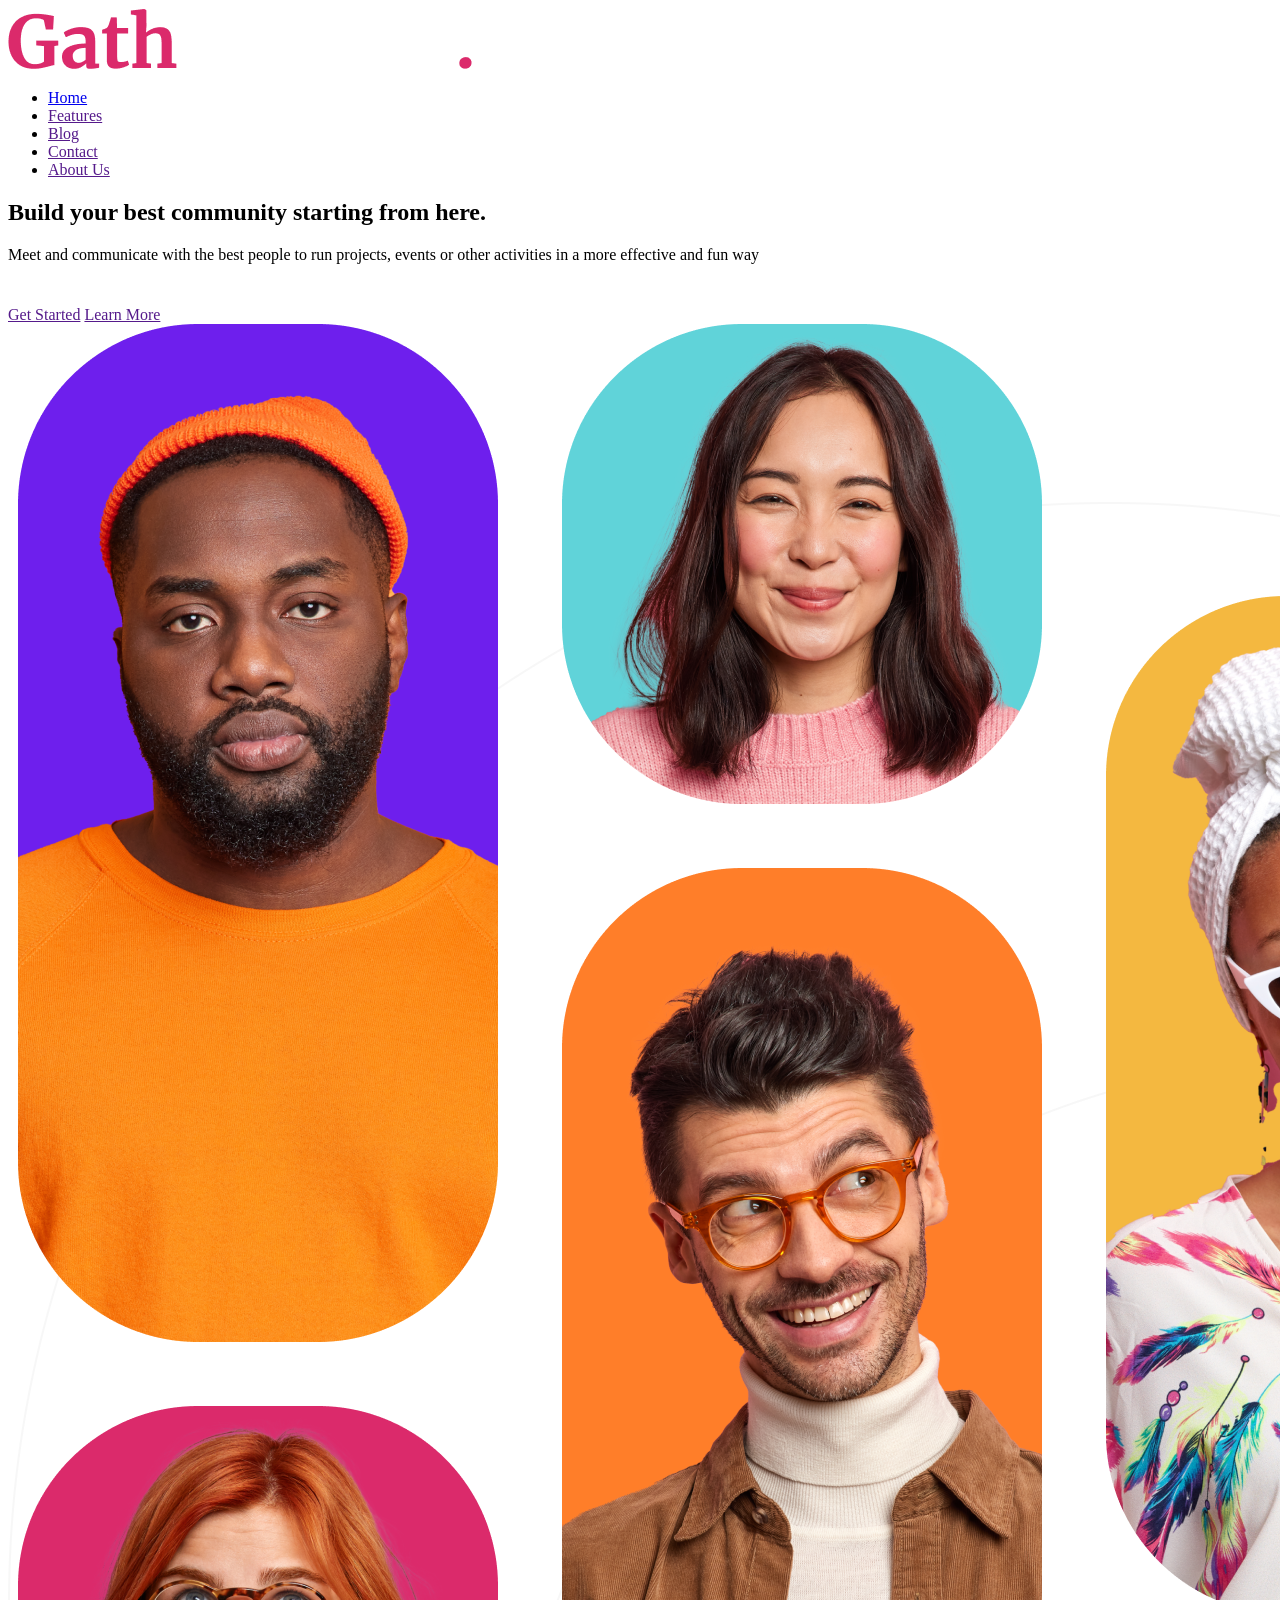
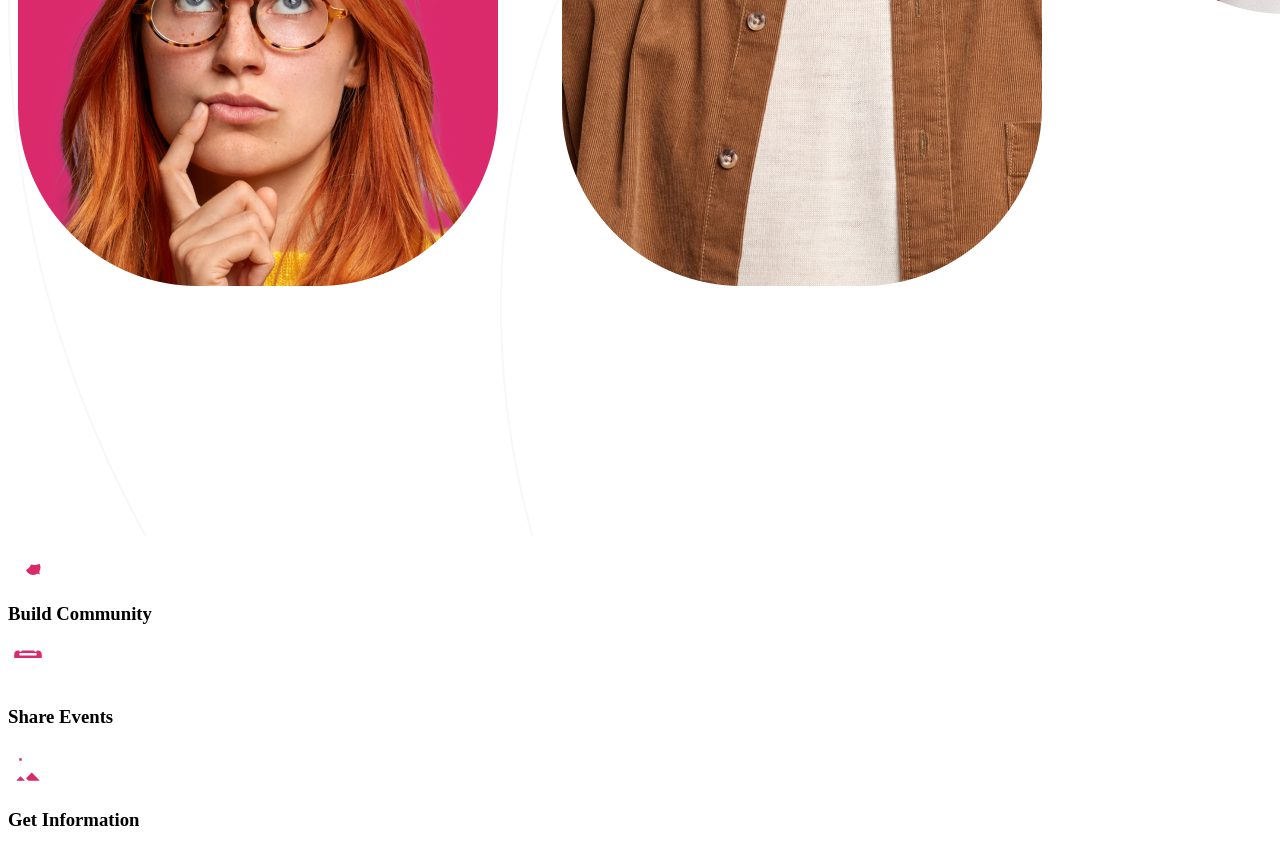
<file: index.html>
<!doctype html>
<html lang="es">
  <head>
    <meta charset="UTF-8" />
    <meta name="viewport" content="width=device-width, initial-scale=1.0" />
    <link rel="preconnect" href="https://fonts.googleapis.com">
    <link rel="preconnect" href="https://fonts.gstatic.com" crossorigin>
    <link href="https://fonts.googleapis.com/css2?family=Merriweather:ital,opsz,wght@0,18..144,700;1,18..144,700&family=Poppins:wght@400;500;600;700&display=swap" rel="stylesheet">
    <title>Proyecto 10 - GathSession.</title>
  </head>
  <body>
    <div class="container">
      <header>
        <div class="container">
          <a href="">
            <img src="./img/logo_gathsession.png" alt="Logotipo de la compañía" srcset="./img/logo_gathsession@2x.png">
          </a>
          <nav>
            <ul>
              <li><a href="#">Home</a></li>
              <li><a href="">Features</a></li>
              <li><a href="">Blog</a></li>
              <li><a href="">Contact</a></li>
              <li><a href="">About Us</a></li>
            </ul>
          </nav>
        </div>
      </header>

      <main>
        <section class="hero content">
          <div class="container">
            <div class="hero__content">
              <h1 class="hero__title">Build your best community starting from here.</h1>
              <p class="hero__subtitle">
                Meet and communicate with the best people to run projects, events or other activities in a more effective and fun way
              </p>
              <div class="hero__buttons">
                <a class="btn" href="">Get Started</a>
                <a href="">Learn More<img src="./img/icon_arrow.svg" alt=""></a>
              </div>            
            </div>
        </section>

        <section class="hero img">
          <div class="container">
            <div class="hero__img">
              <img src="./img/bg_image.png" alt="Hero image" srcset="./img/bg_image@2x.png">
            </div>
          </div>
        </section>

        <section class="activities">
          <div class="container">
            <article>
              <img src="./img/icon_messages.svg" alt="">
              <h3>Build Community</h3>
            </article>
            <article>
              <img src="./img/icon_calendar.svg" alt="">
              <h3>Share Events</h3>
            </article>
            <article>
              <img src="./img/icon_form.svg" alt="">
              <h3>Get Information</h3>
            </article>
          </div>
        </section>      
      </main>
    </div>

    <script type="module" src="/main.js"></script>
  </body>
</html>
</file>
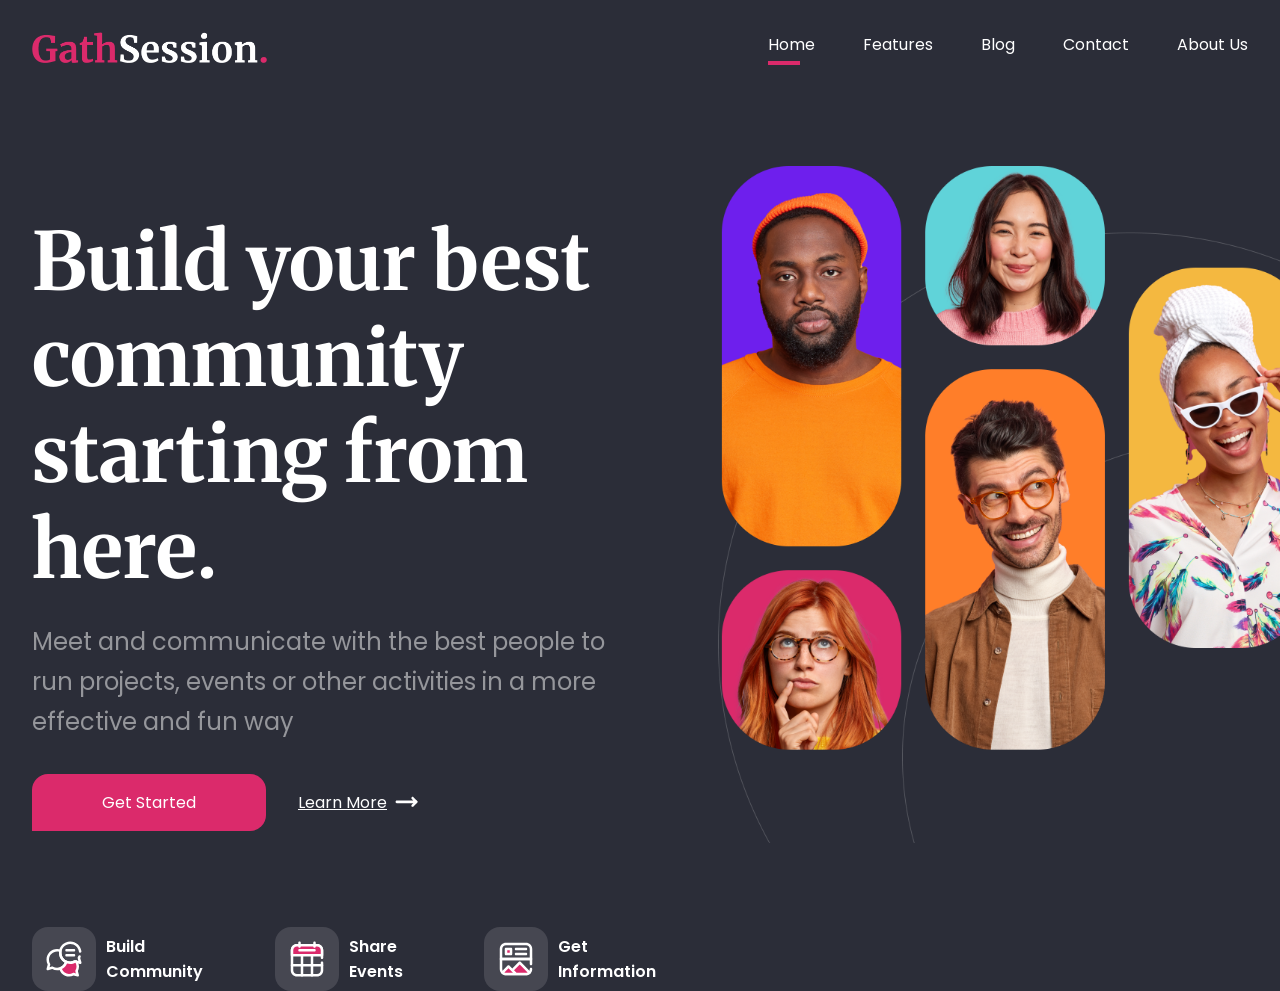
<file: docs/index.html>
<!doctype html>
<html lang="es">
  <head>
    <meta charset="UTF-8" />
    <meta name="viewport" content="width=device-width, initial-scale=1.0" />
    <link rel="preconnect" href="https://fonts.googleapis.com">
    <link rel="preconnect" href="https://fonts.gstatic.com" crossorigin>
    <link href="https://fonts.googleapis.com/css2?family=Merriweather:ital,opsz,wght@0,18..144,700;1,18..144,700&family=Poppins:wght@400;500;600;700&display=swap" rel="stylesheet">
    <title>Proyecto 10 - GathSession.</title>
    <script type="module" crossorigin src="./assets/index-bZ8kruqj.js"></script>
    <link rel="stylesheet" crossorigin href="./assets/index-i-SmvnXP.css">
  </head>
  <body>
    <div class="container">
      <header>
        <div class="container">
          <a href="">
            <img src="[data-uri]" alt="Logotipo de la compañía" srcset="./assets/logo_gathsession@2x-DazuIx8Z.png">
          </a>
          <nav>
            <ul>
              <li><a href="#">Home</a></li>
              <li><a href="">Features</a></li>
              <li><a href="">Blog</a></li>
              <li><a href="">Contact</a></li>
              <li><a href="">About Us</a></li>
            </ul>
          </nav>
        </div>
      </header>

      <main>
        <section class="hero content">
          <div class="container">
            <div class="hero__content">
              <h1 class="hero__title">Build your best community starting from here.</h1>
              <p class="hero__subtitle">
                Meet and communicate with the best people to run projects, events or other activities in a more effective and fun way
              </p>
              <div class="hero__buttons">
                <a class="btn" href="">Get Started</a>
                <a href="">Learn More<img src="data:image/svg+xml,%3csvg%20width='40'%20height='40'%20viewBox='0%200%2040%2040'%20fill='none'%20xmlns='http://www.w3.org/2000/svg'%3e%3cpath%20d='M8.75004%2019.3548C8.75004%2019.0126%208.88173%2018.6844%209.11616%2018.4424C9.35058%2018.2004%209.66852%2018.0645%2010%2018.0645L26.9875%2018.0645L25.3625%2016.4C25.1272%2016.157%2024.9949%2015.8275%2024.9949%2015.4838C24.9949%2015.1402%2025.1272%2014.8107%2025.3625%2014.5677C25.5979%2014.3247%2025.9172%2014.1882%2026.25%2014.1882C26.5829%2014.1882%2026.9022%2014.3247%2027.1375%2014.5677L30.8875%2018.4387C31.061%2018.6201%2031.1785%2018.8506%2031.2252%2019.1009C31.2719%2019.3512%2031.2458%2019.6102%2031.15%2019.8451C31.0563%2020.0808%2030.897%2020.2825%2030.6924%2020.4249C30.4877%2020.5672%2030.2468%2020.6439%2030%2020.6451L10%2020.6451C9.66852%2020.6451%209.35058%2020.5092%209.11616%2020.2672C8.88173%2020.0252%208.75004%2019.697%208.75004%2019.3548Z'%20fill='white'/%3e%3cpath%20d='M25%2023.2258C24.9991%2023.056%2025.0306%2022.8876%2025.0928%2022.7304C25.155%2022.5732%2025.2467%2022.4302%2025.3625%2022.3097L29.1125%2018.4387C29.3479%2018.1957%2029.6671%2018.0592%2030%2018.0592C30.1648%2018.0592%2030.328%2018.0927%2030.4803%2018.1578C30.6326%2018.223%2030.771%2018.3184%2030.8875%2018.4387C31.0041%2018.559%2031.0965%2018.7018%2031.1596%2018.859C31.2227%2019.0162%2031.2551%2019.1847%2031.2551%2019.3548C31.2551%2019.6984%2031.1229%2020.028%2030.8875%2020.271L27.1375%2024.1419C27.0213%2024.2629%2026.8831%2024.3589%2026.7307%2024.4244C26.5784%2024.4899%2026.415%2024.5236%2026.25%2024.5236C26.085%2024.5236%2025.9216%2024.4899%2025.7693%2024.4244C25.617%2024.3589%2025.4787%2024.2629%2025.3625%2024.1419C25.2467%2024.0213%2025.155%2023.8784%2025.0928%2023.7212C25.0306%2023.5639%2024.9991%2023.3956%2025%2023.2258Z'%20fill='white'/%3e%3c/svg%3e" alt=""></a>
              </div>            
            </div>
        </section>

        <section class="hero img">
          <div class="container">
            <div class="hero__img">
              <img src="./assets/bg_image-DS7e5M-O.png" alt="Hero image" srcset="./assets/bg_image@2x-8OHYzAS-.png">
            </div>
          </div>
        </section>

        <section class="activities">
          <div class="container">
            <article>
              <img src="./assets/icon_messages-n5K2Zehs.svg" alt="">
              <h3>Build Community</h3>
            </article>
            <article>
              <img src="data:image/svg+xml,%3csvg%20width='40'%20height='40'%20viewBox='0%200%2040%2040'%20fill='none'%20xmlns='http://www.w3.org/2000/svg'%3e%3cg%20clip-path='url(%23clip0_3235_657)'%3e%3cpath%20fill-rule='evenodd'%20clip-rule='evenodd'%20d='M36.25%2018.75V11.25C36.25%209.5925%2035.5913%208.0025%2034.4194%206.83063C33.2475%205.65875%2031.6575%205%2030%205C24.4513%205%2015.5487%205%2010%205C8.3425%205%206.75249%205.65875%205.58062%206.83063C4.40874%208.0025%203.75%209.5925%203.75%2011.25C3.75%2016.7987%203.75%2025.7013%203.75%2031.25C3.75%2032.9075%204.40874%2034.4975%205.58062%2035.6694C6.75249%2036.8413%208.3425%2037.5%2010%2037.5C15.5487%2037.5%2024.4513%2037.5%2030%2037.5C31.6575%2037.5%2033.2475%2036.8413%2034.4194%2035.6694C35.5913%2034.4975%2036.25%2032.9075%2036.25%2031.25C36.25%2030.85%2036.25%2024.1825%2036.25%2023.75C36.25%2023.06%2035.69%2022.5%2035%2022.5C34.31%2022.5%2033.75%2023.06%2033.75%2023.75V31.25C33.75%2032.2444%2033.355%2033.1981%2032.6519%2033.9019C31.9481%2034.605%2030.9944%2035%2030%2035C24.4513%2035%2015.5487%2035%2010%2035C9.00563%2035%208.05187%2034.605%207.34812%2033.9019C6.64499%2033.1981%206.25%2032.2444%206.25%2031.25C6.25%2025.7013%206.25%2016.7987%206.25%2011.25C6.25%2010.2556%206.64499%209.30188%207.34812%208.59813C8.05187%207.895%209.00563%207.5%2010%207.5C15.5487%207.5%2024.4513%207.5%2030%207.5C30.9944%207.5%2031.9481%207.895%2032.6519%208.59813C33.355%209.30188%2033.75%2010.2556%2033.75%2011.25C33.75%2015.3269%2033.75%2013.7131%2033.75%2018.75C33.75%2019.44%2034.31%2020%2035%2020C35.69%2020%2036.25%2019.44%2036.25%2018.75Z'%20fill='white'/%3e%3cpath%20fill-rule='evenodd'%20clip-rule='evenodd'%20d='M35%2011.2492C35%209.92319%2034.4731%208.65133%2033.5356%207.71363C32.5981%206.77614%2031.3263%206.24927%2030%206.24927C24.4513%206.24927%2015.5487%206.24927%2010%206.24927C8.67375%206.24927%207.40187%206.77614%206.46437%207.71363C5.52687%208.65133%205%209.92319%205%2011.2492C5%2013.7492%205%2016.2492%205%2016.2492H35V11.2492Z'%20fill='%23DB2A6B'/%3e%3cpath%20fill-rule='evenodd'%20clip-rule='evenodd'%20d='M36.25%2011.2492C36.25%209.59154%2035.5913%208.00198%2034.4194%206.82991C33.2475%205.65783%2031.6575%204.9993%2030%204.9993C24.4513%204.9993%2015.5487%204.9993%2010%204.9993C8.3425%204.9993%206.75249%205.65783%205.58062%206.82991C4.40874%208.00198%203.75%209.59154%203.75%2011.2492C3.75%2013.7492%203.75%2016.2492%203.75%2016.2492C3.75%2016.9396%204.30937%2017.4992%205%2017.4992H35C35.6906%2017.4992%2036.25%2016.9396%2036.25%2016.2492V11.2492ZM33.75%2014.9992V11.2492C33.75%2010.2547%2033.355%209.30092%2032.6519%208.5976C31.9481%207.89427%2030.9944%207.49927%2030%207.49927C24.4513%207.49927%2015.5487%207.49927%2010%207.49927C9.00563%207.49927%208.05187%207.89427%207.34812%208.5976C6.64499%209.30092%206.25%2010.2547%206.25%2011.2492V14.9992H33.75Z'%20fill='white'/%3e%3cpath%20fill-rule='evenodd'%20clip-rule='evenodd'%20d='M12.5009%2012.5H27.501C28.191%2012.5%2028.7512%2011.94%2028.7512%2011.25C28.7512%2010.56%2028.191%2010%2027.501%2010H12.5009C11.8109%2010%2011.2507%2010.56%2011.2507%2011.25C11.2507%2011.94%2011.8109%2012.5%2012.5009%2012.5Z'%20fill='white'/%3e%3cpath%20fill-rule='evenodd'%20clip-rule='evenodd'%20d='M13.75%2016.25V36.25C13.75%2036.94%2014.31%2037.5%2015%2037.5C15.69%2037.5%2016.25%2036.94%2016.25%2036.25V16.25C16.25%2015.56%2015.69%2015%2015%2015C14.31%2015%2013.75%2015.56%2013.75%2016.25Z'%20fill='white'/%3e%3cpath%20fill-rule='evenodd'%20clip-rule='evenodd'%20d='M23.75%2016.25V36.25C23.75%2036.94%2024.31%2037.5%2025%2037.5C25.69%2037.5%2026.25%2036.94%2026.25%2036.25V16.25C26.25%2015.56%2025.69%2015%2025%2015C24.31%2015%2023.75%2015.56%2023.75%2016.25Z'%20fill='white'/%3e%3cpath%20fill-rule='evenodd'%20clip-rule='evenodd'%20d='M35%2025H5C4.31%2025%203.75031%2025.56%203.75031%2026.25C3.75031%2026.94%204.31%2027.5%205%2027.5H35C35.69%2027.5%2036.2497%2026.94%2036.2497%2026.25C36.2497%2025.56%2035.69%2025%2035%2025Z'%20fill='white'/%3e%3cpath%20fill-rule='evenodd'%20clip-rule='evenodd'%20d='M13.75%207.49999V3.74999C13.75%203.05999%2013.19%202.50031%2012.5%202.50031C11.81%202.50031%2011.25%203.05999%2011.25%203.74999V7.49999C11.25%208.18999%2011.81%208.74967%2012.5%208.74967C13.19%208.74967%2013.75%208.18999%2013.75%207.49999Z'%20fill='white'/%3e%3cpath%20fill-rule='evenodd'%20clip-rule='evenodd'%20d='M28.75%207.49999V3.74999C28.75%203.05999%2028.19%202.50031%2027.5%202.50031C26.81%202.50031%2026.25%203.05999%2026.25%203.74999V7.49999C26.25%208.18999%2026.81%208.74967%2027.5%208.74967C28.19%208.74967%2028.75%208.18999%2028.75%207.49999Z'%20fill='white'/%3e%3c/g%3e%3cdefs%3e%3cclipPath%20id='clip0_3235_657'%3e%3crect%20width='40'%20height='40'%20fill='white'/%3e%3c/clipPath%3e%3c/defs%3e%3c/svg%3e" alt="">
              <h3>Share Events</h3>
            </article>
            <article>
              <img src="data:image/svg+xml,%3csvg%20width='40'%20height='40'%20viewBox='0%200%2040%2040'%20fill='none'%20xmlns='http://www.w3.org/2000/svg'%3e%3cg%20clip-path='url(%23clip0_3235_672)'%3e%3cpath%20fill-rule='evenodd'%20clip-rule='evenodd'%20d='M36.25%2010C36.25%208.3425%2035.5912%206.75281%2034.4194%205.58063C33.2475%204.40844%2031.6575%203.75%2030%203.75C24.4513%203.75%2015.5487%203.75%2010%203.75C8.3425%203.75%206.7525%204.40844%205.58062%205.58063C4.40875%206.75281%203.75%208.3425%203.75%2010C3.75%2014.3628%203.75%2020%203.75%2020C3.75%2020.6903%204.30937%2021.25%205%2021.25H35C35.6906%2021.25%2036.25%2020.6903%2036.25%2020V10ZM33.75%2018.75V10C33.75%209.00531%2033.355%208.05156%2032.6519%207.34844C31.9481%206.645%2030.9944%206.25%2030%206.25C24.4513%206.25%2015.5487%206.25%2010%206.25C9.00563%206.25%208.05188%206.645%207.34812%207.34844C6.645%208.05156%206.25%209.00531%206.25%2010V18.75H33.75Z'%20fill='white'/%3e%3cpath%20fill-rule='evenodd'%20clip-rule='evenodd'%20d='M6.25%2021.25V30C6.25%2030.9947%206.645%2031.9484%207.34812%2032.6516C8.05188%2033.355%209.00563%2033.75%2010%2033.75C15.5487%2033.75%2024.4513%2033.75%2030%2033.75C30.9944%2033.75%2031.9481%2033.355%2032.6519%2032.6516C33.355%2031.9484%2033.75%2030.9947%2033.75%2030C33.75%2029.31%2034.31%2028.75%2035%2028.75C35.69%2028.75%2036.25%2029.31%2036.25%2030C36.25%2031.6575%2035.5912%2033.2472%2034.4194%2034.4194C33.2475%2035.5916%2031.6575%2036.25%2030%2036.25C24.4513%2036.25%2015.5487%2036.25%2010%2036.25C8.3425%2036.25%206.7525%2035.5916%205.58062%2034.4194C4.40875%2033.2472%203.75%2031.6575%203.75%2030V20C3.75%2019.3097%204.30937%2018.75%205%2018.75H35C35.6906%2018.75%2036.25%2019.3097%2036.25%2020C36.25%2020%2036.25%2022.2462%2036.25%2025C36.25%2025.69%2035.69%2026.25%2035%2026.25C34.31%2026.25%2033.75%2025.69%2033.75%2025V21.25H6.25Z'%20fill='white'/%3e%3cpath%20d='M15%2010H10V15H15V10Z'%20fill='%23DB2A6B'/%3e%3cpath%20fill-rule='evenodd'%20clip-rule='evenodd'%20d='M16.25%2010C16.25%209.30937%2015.6906%208.75%2015%208.75H10C9.30937%208.75%208.75%209.30937%208.75%2010V15C8.75%2015.6906%209.30937%2016.25%2010%2016.25H15C15.6906%2016.25%2016.25%2015.6906%2016.25%2015V10ZM11.25%2011.25V13.75H13.75V11.25H11.25Z'%20fill='white'/%3e%3cpath%20fill-rule='evenodd'%20clip-rule='evenodd'%20d='M20%2011.25H30.0001C30.6901%2011.25%2031.2501%2010.69%2031.2501%2010C31.2501%209.31%2030.6901%208.75%2030.0001%208.75H20C19.31%208.75%2018.75%209.31%2018.75%2010C18.75%2010.69%2019.31%2011.25%2020%2011.25Z'%20fill='white'/%3e%3cpath%20fill-rule='evenodd'%20clip-rule='evenodd'%20d='M20%2016.25H30.0001C30.6901%2016.25%2031.2501%2015.69%2031.2501%2015C31.2501%2014.31%2030.6901%2013.75%2030.0001%2013.75H20C19.31%2013.75%2018.75%2014.31%2018.75%2015C18.75%2015.69%2019.31%2016.25%2020%2016.25Z'%20fill='white'/%3e%3cpath%20fill-rule='evenodd'%20clip-rule='evenodd'%20d='M33.5356%2033.5356C32.5981%2034.4731%2031.3263%2035%2030%2035H20L16.25%2031.25L23.75%2023.75L33.5356%2033.5356ZM20%2035H10C8.67376%2035%207.40189%2034.4731%206.46439%2033.5356L12.5%2027.5L20%2035Z'%20fill='%23DB2A6B'/%3e%3cpath%20fill-rule='evenodd'%20clip-rule='evenodd'%20d='M16.25%2029.4825L22.8663%2022.8662C23.3544%2022.3781%2024.1456%2022.3781%2024.6338%2022.8662L34.4194%2032.6519C34.9063%2033.1387%2034.9075%2033.9281%2034.4219%2034.4169C34.4219%2034.4169%2034.4219%2034.4169%2034.4194%2034.4194C33.2475%2035.5912%2031.6575%2036.25%2030%2036.25H20H10C8.3425%2036.25%206.7525%2035.5912%205.58063%2034.4194L5.57813%2034.4169C5.09251%2033.9281%205.09375%2033.1387%205.58063%2032.6519L11.6163%2026.6162C12.1044%2026.1281%2012.8956%2026.1281%2013.3838%2026.6162L16.25%2029.4825ZM31.6163%2033.3838L23.75%2025.5175L18.0175%2031.25L20.5175%2033.75H30C30.565%2033.75%2031.1169%2033.6225%2031.6163%2033.3838ZM16.9825%2033.75L12.5%2029.2675L8.38375%2033.3838C8.88375%2033.6225%209.43563%2033.75%2010%2033.75H16.9825Z'%20fill='white'/%3e%3c/g%3e%3cdefs%3e%3cclipPath%20id='clip0_3235_672'%3e%3crect%20width='40'%20height='40'%20fill='white'/%3e%3c/clipPath%3e%3c/defs%3e%3c/svg%3e" alt="">
              <h3>Get Information</h3>
            </article>
          </div>
        </section>      
      </main>
    </div>

  </body>
</html>
</file>
<file: docs/assets/index-i-SmvnXP.css>
*{padding:0;margin:0;box-sizing:border-box}.btn{display:inline-block;padding:1rem 3rem;text-decoration:none;color:#fff;background-color:#db2a6b;border-top-left-radius:1rem;border-top-right-radius:1rem;border-bottom-right-radius:1rem}.btn:hover{background-image:linear-gradient(#6e1fed,#db2a6b);text-decoration:underline}@media (min-width: 1024px){.btn{padding-left:70px;padding-right:70px}}.hero{margin-bottom:2rem}@media (min-width: 1024px){.hero{margin-bottom:0}}@media (min-width: 768px){.hero .container{padding-right:0}}.hero__content{margin-bottom:3rem}@media (min-width: 1024px){.hero__content{padding-top:3rem;margin-bottom:6rem}}.hero__title{font-family:Merriweather,serif;font-size:2rem;font-weight:700;line-height:3rem;color:#fff;margin-bottom:1.5rem}@media (min-width: 1024px){.hero__title{font-size:3rem;line-height:4rem}}@media (min-width: 1200px){.hero__title{font-size:5rem;line-height:6rem}}.hero__subtitle{color:#95969b;line-height:1.7rem;margin-bottom:1rem}@media (min-width: 1024px){.hero__subtitle{margin-bottom:2rem;font-size:1.3rem;line-height:30px;width:90%}}@media (min-width: 1200px){.hero__subtitle{margin-bottom:2rem;font-size:1.5rem;line-height:40px;width:90%}}.hero__buttons{display:flex;align-items:center;gap:1.8rem}@media (min-width: 1024px){.hero__buttons{gap:2rem}}.hero__buttons a:last-child{display:inline-flex;align-items:center;color:#fff}.hero__buttons a:last-child:hover{scale:1.1;color:#f4b840}.hero__buttons a:last-child img{width:20%}@media (min-width: 1024px){.hero__buttons a:last-child img{width:30%}}.hero__img{margin-bottom:2rem}@media (min-width: 768px){.hero__img{margin-bottom:0}}.hero__img img{width:100%}@media (min-width: 1024px){.hero__img img{width:110%}}@media (min-width: 1200px){.hero__img img{width:130%}}@media (min-width: 768px){.activities{padding:1rem}}@media (min-width: 1024px){.activities{justify-content:start;padding:0}}@media (min-width: 768px){.activities .container{display:flex;justify-content:center;gap:2rem}}@media (min-width: 1024px){.activities .container{justify-content:start}}.activities article{display:flex;align-items:center;margin-bottom:1rem}@media (min-width: 768px){.activities article{margin-bottom:0}}.activities article img{padding:12px;border-radius:1rem;background-color:#464751}.activities article h3{margin-left:10px;width:30%;color:#fff;font-weight:600}header{padding-top:1rem;margin-bottom:3rem}@media (min-width: 1200px){header{margin-bottom:6rem;padding-top:2rem}}header .container{display:flex;gap:1rem}@media (min-width: 768px){header .container{justify-content:space-between}}header img{width:120px}@media (min-width: 768px){header img{width:235px}}header ul{list-style:none;display:flex;justify-content:space-around;gap:.5rem;flex-wrap:wrap}@media (min-width: 768px){header ul{flex-wrap:none;gap:3rem;justify-content:space-between}}@media (min-width: 768px){header ul{position:relative}header ul:before{content:"";position:absolute;width:32px;height:4px;background-color:#db2a6b;bottom:-8px;left:0}}header ul a{text-decoration:none;color:#fff}header ul a:hover{position:relative}header ul a:hover:before{content:"";position:absolute;width:32px;height:4px;background-color:#db2a6b;bottom:-8px;left:0}.container{padding-left:1rem;padding-right:1rem;margin-left:auto;margin-right:auto;max-width:1380px}body{background-color:#2b2d38}@media (min-width: 768px){main{display:grid;grid-template-columns:50% 50%;grid-template-areas:"hero_content hero_img" "activities activities"}main .hero.content{grid-area:hero_content}main .hero.img{grid-area:hero_img;align-self:center}main .activities{grid-area:activities}}@media (min-width: 1024px){main{display:grid;grid-template-columns:45% 55%;grid-template-areas:"hero_content hero_img" "activities hero_img"}main .hero.content{grid-area:hero_content}main .hero.img{grid-area:hero_img;align-self:stretch}main .activities{grid-area:activities}}@media (min-width: 1200px){main{display:grid;grid-template-columns:55% 45%;grid-template-areas:"hero_content hero_img" "activities hero_img"}main .hero.content{grid-area:hero_content}main .hero.img{grid-area:hero_img;align-self:stretch}main .activities{grid-area:activities}}html *{font-family:Poppins,sans-serif;font-size:16px}body{overflow-x:hidden}
</file>
